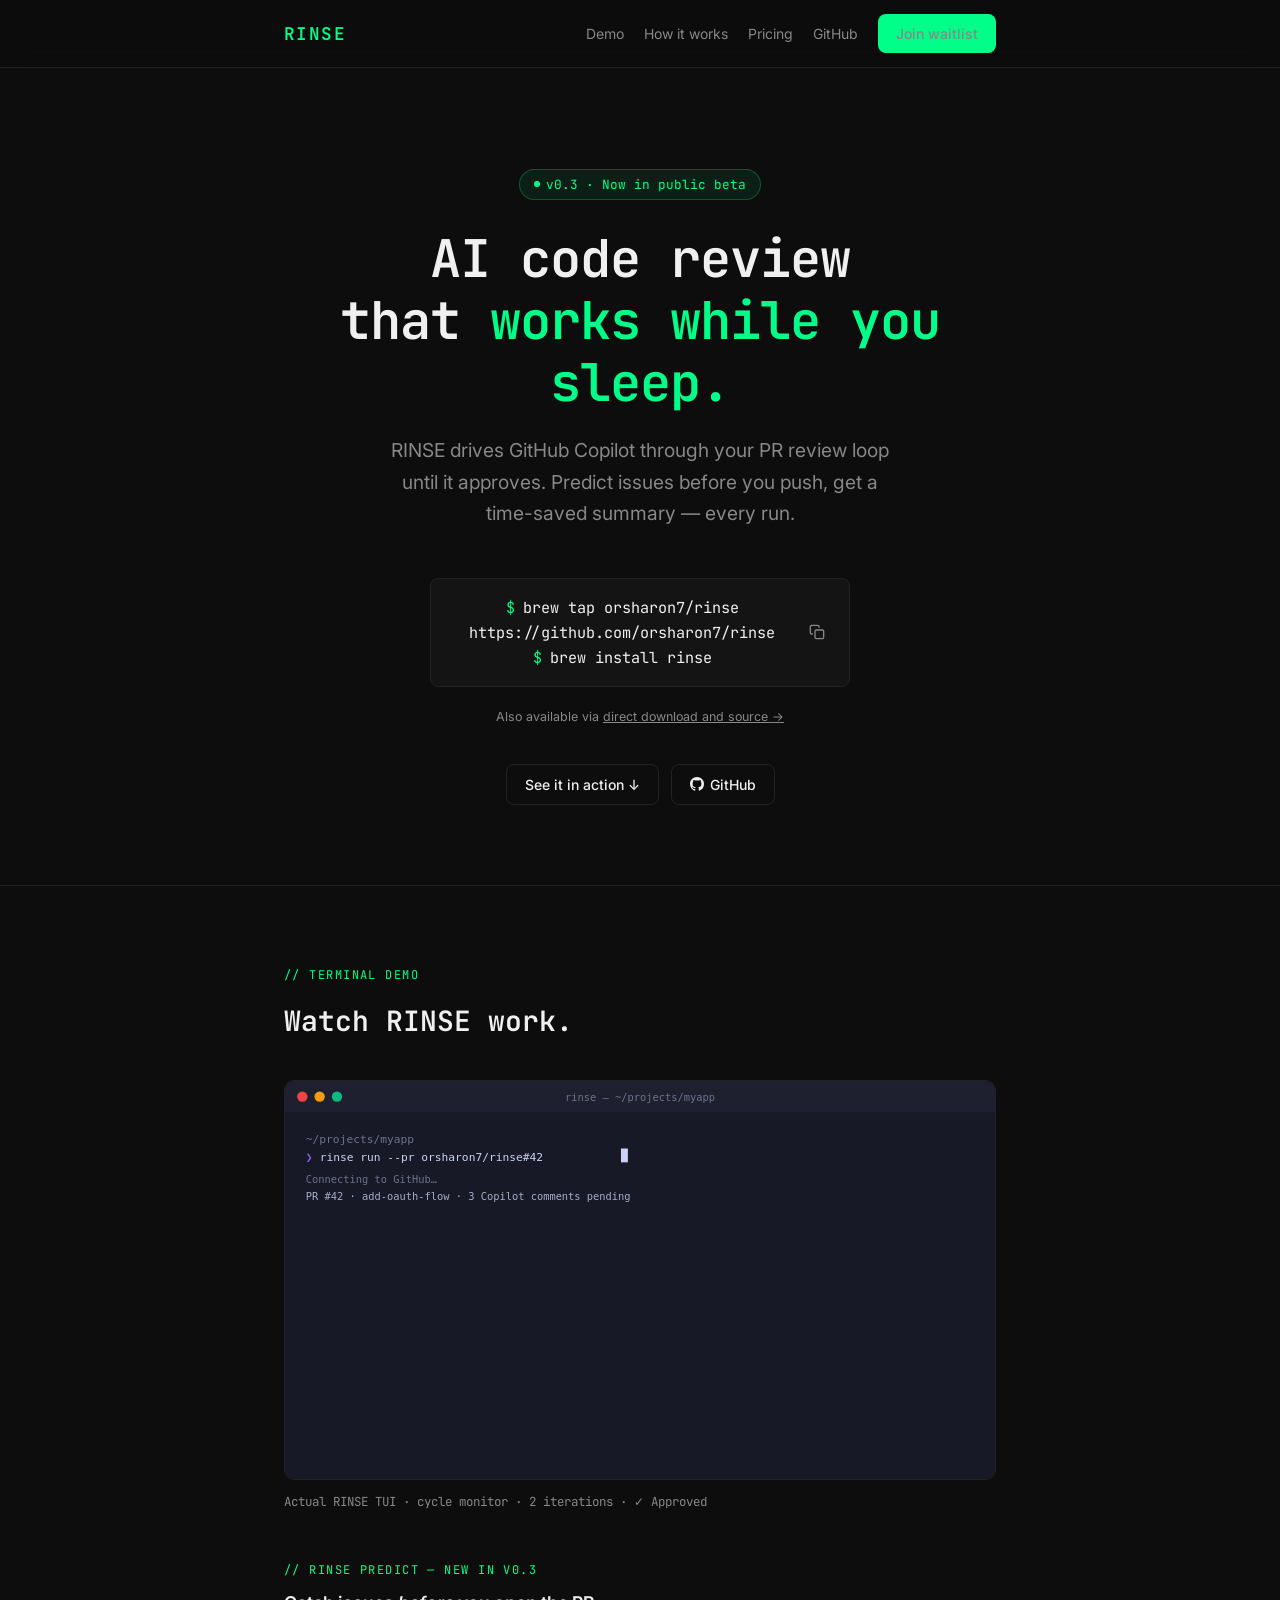
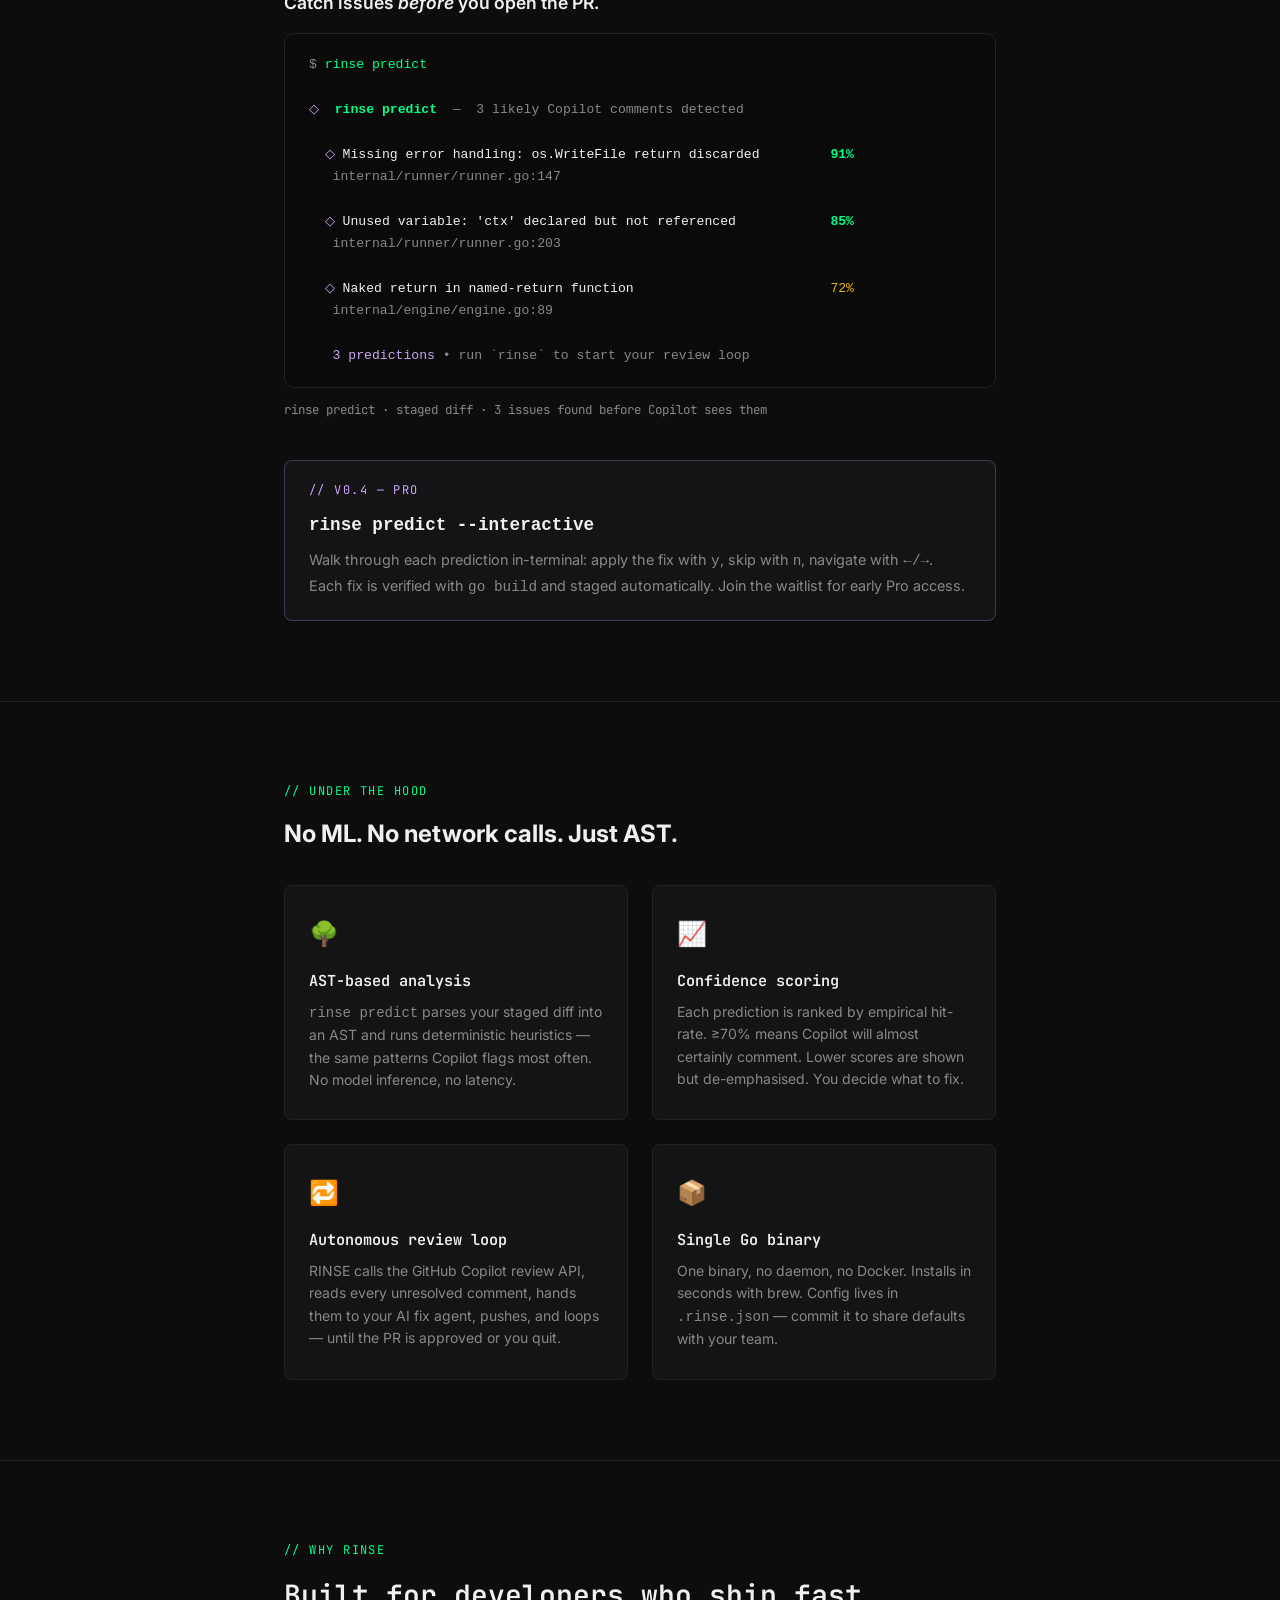
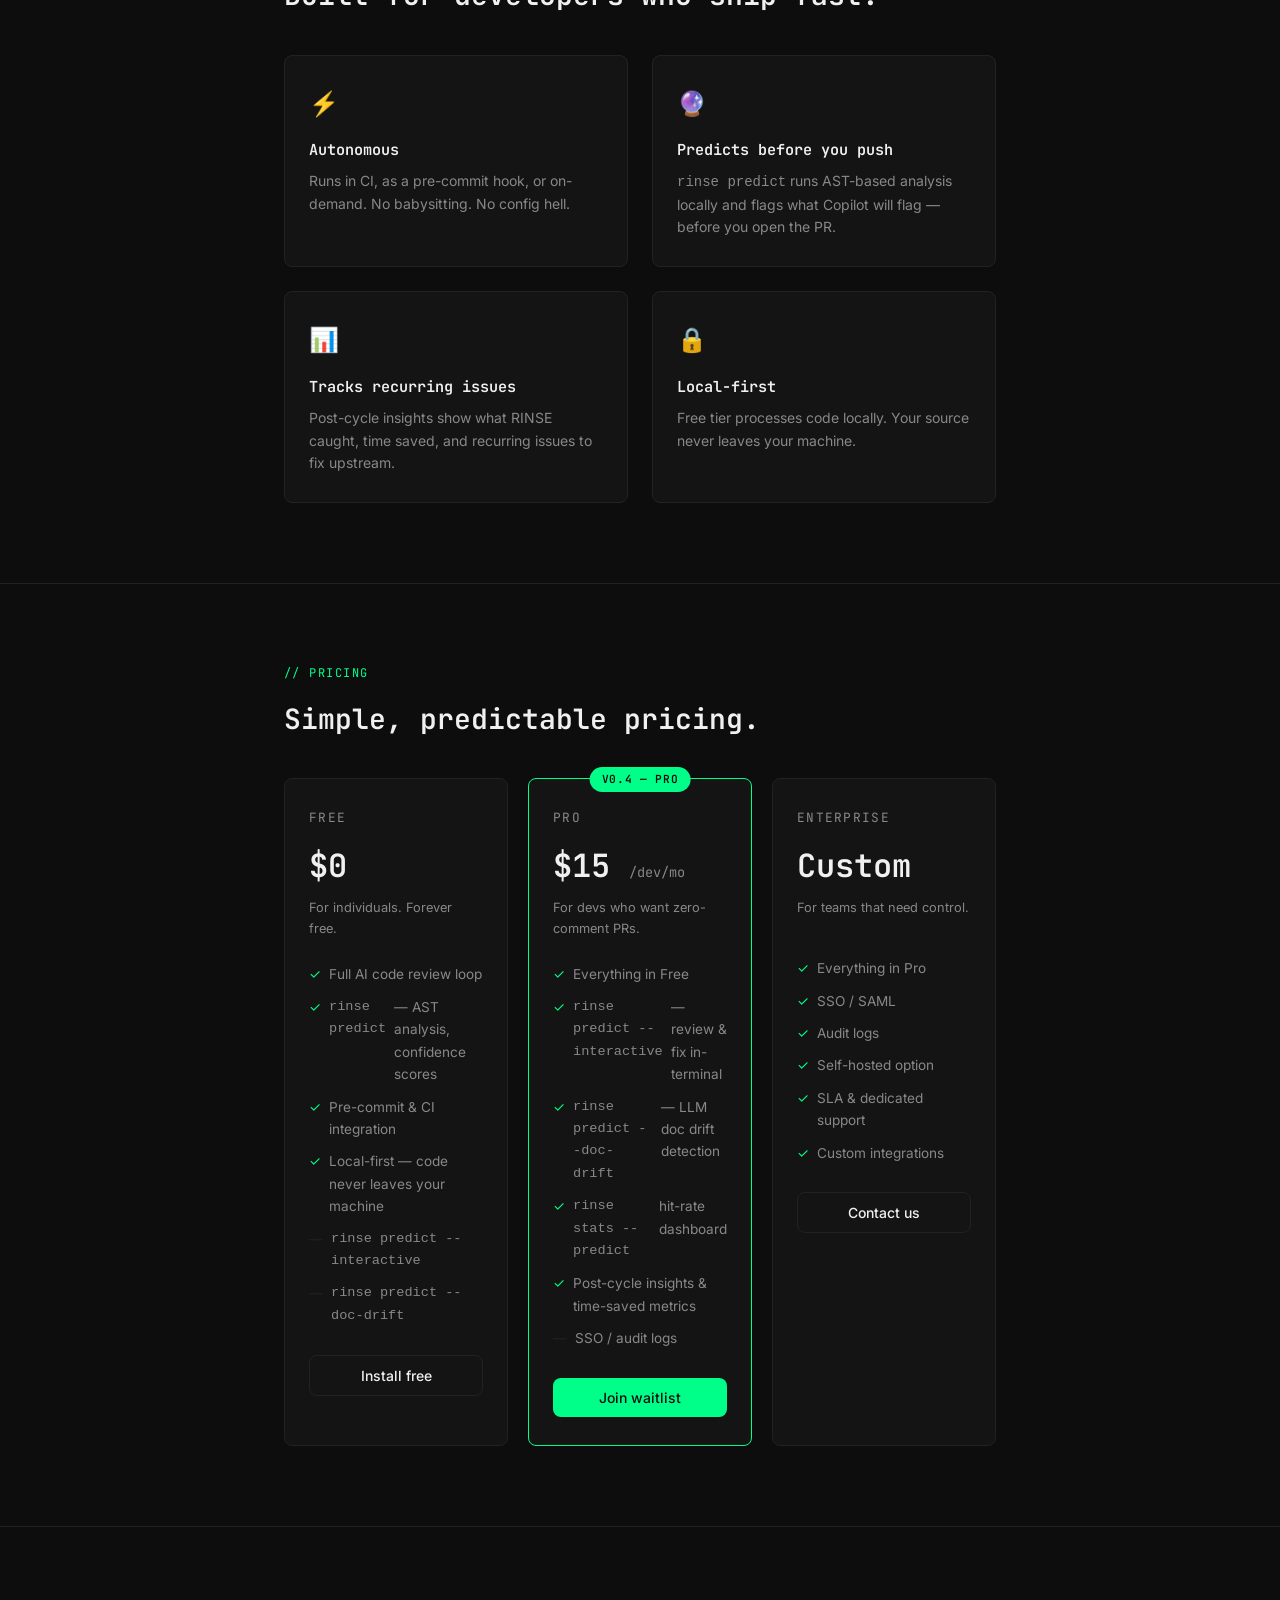
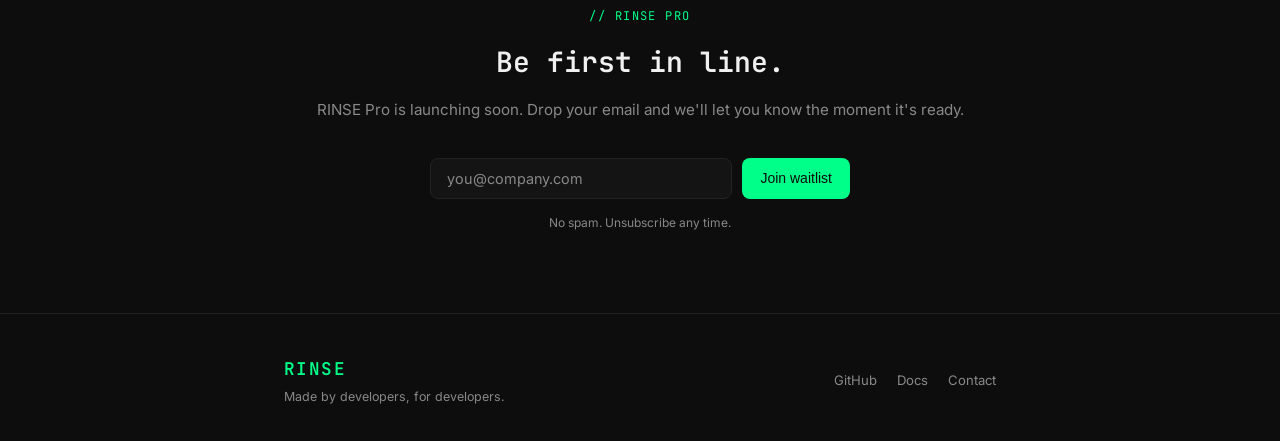
<file: index.html>
<!DOCTYPE html>
<html lang="en">
<head>
  <meta charset="UTF-8" />
  <meta name="viewport" content="width=device-width, initial-scale=1.0" />
  <title>RINSE — AI code review that works while you sleep</title>
  <meta name="description" content="RINSE is an AI-native code review agent. Autonomous, local-first, and built for developers who ship fast." />

  <!-- Favicon -->
  <link rel="icon" href="data:image/svg+xml,<svg xmlns='http://www.w3.org/2000/svg' viewBox='0 0 32 32'><rect width='32' height='32' rx='6' fill='%230d0d0d'/><text x='50%25' y='54%25' dominant-baseline='middle' text-anchor='middle' font-size='20' font-family='monospace' fill='%2300ff88'>R</text></svg>" />

  <!-- Open Graph -->
  <meta property="og:type" content="website" />
  <meta property="og:url" content="https://orsharon7.github.io/rinse/" />
  <meta property="og:title" content="RINSE — AI code review that works while you sleep" />
  <meta property="og:description" content="Autonomous code review agent. Catches issues before you push, gives you a time-saved summary — every run. brew tap orsharon7/rinse https://github.com/orsharon7/rinse &amp;&amp; brew install rinse" />
  <!-- og:image omitted — SVG not supported by Open Graph unfurlers; will add PNG when available -->

  <!-- Twitter Card (summary without image — SVG not supported by unfurlers) -->
  <meta name="twitter:card" content="summary" />
  <meta name="twitter:title" content="RINSE — AI code review that works while you sleep" />
  <meta name="twitter:description" content="Autonomous code review agent. Catches issues before you push, gives you a time-saved summary — every run. brew tap orsharon7/rinse https://github.com/orsharon7/rinse &amp;&amp; brew install rinse" />

  <link rel="canonical" href="https://orsharon7.github.io/rinse" />
  <script type="application/ld+json">
  {
    "@context": "https://schema.org",
    "@type": "SoftwareApplication",
    "name": "RINSE",
    "description": "Autonomous AI code review agent. Runs through your GitHub Copilot PR review loop until it approves. Local-first, single Go binary.",
    "url": "https://orsharon7.github.io/rinse",
    "applicationCategory": "DeveloperApplication",
    "operatingSystem": "macOS, Linux",
    "offers": {
      "@type": "Offer",
      "price": "0",
      "priceCurrency": "USD"
    },
    "codeRepository": "https://github.com/orsharon7/rinse",
    "programmingLanguage": "Go"
  }
  </script>
  <link rel="preconnect" href="https://fonts.googleapis.com">
  <link rel="preconnect" href="https://fonts.gstatic.com" crossorigin>
  <link href="https://fonts.googleapis.com/css2?family=Inter:wght@400;500;600&family=JetBrains+Mono:wght@400;600&display=swap" rel="stylesheet">
  <style>
    /* ─── Reset & Base ─────────────────────────────────────── */
    *, *::before, *::after { box-sizing: border-box; margin: 0; padding: 0; }

    :root {
      --bg:       #0d0d0d;
      --surface:  #141414;
      --border:   #222222;
      --green:    #00ff88;
      --green-dim:#00cc6a;
      --text:     #f0f0f0;
      --muted:    #888888;
      --amber:    #F59E0B;
      --red:      #ff4d4d;
      --font-mono: 'JetBrains Mono', 'Fira Code', 'Cascadia Code', 'Consolas', monospace;
      --font-body: 'Inter', -apple-system, BlinkMacSystemFont, 'Segoe UI', sans-serif;
      --max-w:    760px;
      --radius:   8px;
    }

    html { scroll-behavior: smooth; }

    body {
      background: var(--bg);
      color: var(--text);
      font-family: var(--font-body);
      font-size: 16px;
      line-height: 1.65;
      -webkit-font-smoothing: antialiased;
    }

    /* ─── Layout ────────────────────────────────────────────── */
    .container {
      max-width: var(--max-w);
      margin: 0 auto;
      padding: 0 24px;
    }

    section { padding: 80px 0; }
    section + section { border-top: 1px solid var(--border); }

    /* ─── Nav ───────────────────────────────────────────────── */
    nav {
      position: sticky;
      top: 0;
      z-index: 100;
      background: rgba(13,13,13,0.92);
      backdrop-filter: blur(12px);
      border-bottom: 1px solid var(--border);
      padding: 14px 0;
    }

    nav .inner {
      max-width: var(--max-w);
      margin: 0 auto;
      padding: 0 24px;
      display: flex;
      align-items: center;
      justify-content: space-between;
    }

    .wordmark {
      font-family: var(--font-mono);
      font-weight: 600;
      font-size: 1.1rem;
      color: var(--green);
      letter-spacing: 0.08em;
      text-decoration: none;
    }

    nav .links {
      display: flex;
      gap: 20px;
      align-items: center;
    }

    nav .links a {
      color: var(--muted);
      text-decoration: none;
      font-size: 0.875rem;
      transition: color 0.15s;
    }

    nav .links a:hover { color: var(--text); }

    .btn {
      display: inline-flex;
      align-items: center;
      gap: 6px;
      padding: 8px 18px;
      border-radius: var(--radius);
      font-size: 0.875rem;
      font-weight: 500;
      text-decoration: none;
      cursor: pointer;
      border: none;
      transition: background 0.15s, transform 0.1s;
    }

    .btn:active { transform: scale(0.97); }

    .btn-primary {
      background: var(--green);
      color: #0d0d0d;
    }

    .btn-primary:hover { background: var(--green-dim); }

    .btn-outline {
      background: transparent;
      color: var(--text);
      border: 1px solid var(--border);
    }

    .btn-outline:hover { border-color: var(--muted); }

    /* ─── Hero ──────────────────────────────────────────────── */
    #hero {
      padding: 100px 0 80px;
      text-align: center;
    }

    .badge {
      display: inline-flex;
      align-items: center;
      gap: 6px;
      background: rgba(0,255,136,0.08);
      border: 1px solid rgba(0,255,136,0.25);
      border-radius: 100px;
      padding: 4px 14px;
      font-size: 0.8rem;
      color: var(--green);
      font-family: var(--font-mono);
      margin-bottom: 28px;
    }

    .badge-dot {
      width: 6px; height: 6px;
      border-radius: 50%;
      background: var(--green);
      animation: pulse 2s ease-in-out infinite;
    }

    @keyframes pulse {
      0%, 100% { opacity: 1; }
      50% { opacity: 0.3; }
    }

    #hero h1 {
      font-family: var(--font-mono);
      font-size: clamp(2rem, 6vw, 3.25rem);
      font-weight: 600;
      line-height: 1.2;
      letter-spacing: -0.02em;
      margin-bottom: 20px;
    }

    #hero h1 .accent { color: var(--green); }

    #hero .sub {
      font-size: clamp(1rem, 2.5vw, 1.2rem);
      color: var(--muted);
      max-width: 520px;
      margin: 0 auto 48px;
    }

    /* ─── Install Block ─────────────────────────────────────── */
    .install-block {
      display: flex;
      align-items: center;
      justify-content: space-between;
      gap: 12px;
      background: var(--surface);
      border: 1px solid var(--border);
      border-radius: var(--radius);
      padding: 16px 20px;
      max-width: 420px;
      margin: 0 auto 20px;
      cursor: pointer;
      transition: border-color 0.15s;
    }

    .install-block:hover { border-color: var(--green); }

    .install-code {
      font-family: var(--font-mono);
      font-size: 0.95rem;
      color: var(--text);
      user-select: all;
    }

    .install-code .prompt { color: var(--green); margin-right: 8px; }

    .copy-btn {
      background: none;
      border: none;
      color: var(--muted);
      cursor: pointer;
      padding: 4px;
      border-radius: 4px;
      transition: color 0.15s;
      flex-shrink: 0;
      display: flex;
      align-items: center;
    }

    .copy-btn:hover { color: var(--text); }
    .copy-btn.copied { color: var(--green); }

    .install-hint {
      font-size: 0.78rem;
      color: var(--muted);
      margin-bottom: 36px;
    }

    .install-hint a { color: var(--muted); text-decoration: underline; }

    .hero-ctas {
      display: flex;
      gap: 12px;
      justify-content: center;
      flex-wrap: wrap;
    }

    /* ─── Terminal Demo ─────────────────────────────────────── */
    #demo { padding: 80px 0; }

    .section-label {
      font-family: var(--font-mono);
      font-size: 0.75rem;
      color: var(--green);
      letter-spacing: 0.12em;
      text-transform: uppercase;
      margin-bottom: 12px;
    }

    #demo h2, #why h2, #pricing h2, #waitlist h2 {
      font-family: var(--font-mono);
      font-size: clamp(1.3rem, 3vw, 1.75rem);
      font-weight: 600;
      margin-bottom: 36px;
    }

    .terminal {
      background: #0a0a0a;
      border: 1px solid var(--border);
      border-radius: 10px;
      overflow: hidden;
      font-family: var(--font-mono);
      font-size: 0.85rem;
      line-height: 1.7;
    }

    /* ─── Why RINSE ─────────────────────────────────────────── */
    #why { padding: 80px 0; }

    .why-grid {
      display: grid;
      grid-template-columns: repeat(2, 1fr);
      gap: 24px;
    }

    @media (max-width: 600px) {
      .why-grid { grid-template-columns: 1fr; }
    }

    .why-card {
      background: var(--surface);
      border: 1px solid var(--border);
      border-radius: var(--radius);
      padding: 28px 24px;
      transition: border-color 0.15s;
    }

    .why-card:hover { border-color: rgba(0,255,136,0.3); }

    .why-icon { font-size: 1.5rem; margin-bottom: 14px; }

    .why-card h3 {
      font-family: var(--font-mono);
      font-size: 0.95rem;
      font-weight: 600;
      margin-bottom: 8px;
      color: var(--text);
    }

    .why-card p {
      font-size: 0.875rem;
      color: var(--muted);
      line-height: 1.6;
    }

    /* ─── Pricing ───────────────────────────────────────────── */
    #pricing { padding: 80px 0; }

    .pricing-grid {
      display: grid;
      grid-template-columns: repeat(auto-fit, minmax(200px, 1fr));
      gap: 20px;
    }

    .pricing-card {
      background: var(--surface);
      border: 1px solid var(--border);
      border-radius: var(--radius);
      padding: 28px 24px;
      position: relative;
      transition: border-color 0.15s;
    }

    .pricing-card:hover { border-color: var(--muted); }

    .pricing-card.featured {
      border-color: var(--green);
    }

    .featured-badge {
      position: absolute;
      top: -12px;
      left: 50%;
      transform: translateX(-50%);
      background: var(--green);
      color: #0d0d0d;
      font-size: 0.7rem;
      font-weight: 600;
      font-family: var(--font-mono);
      padding: 3px 12px;
      border-radius: 100px;
      letter-spacing: 0.06em;
      text-transform: uppercase;
      white-space: nowrap;
    }

    .plan-name {
      font-family: var(--font-mono);
      font-size: 0.8rem;
      color: var(--muted);
      letter-spacing: 0.1em;
      text-transform: uppercase;
      margin-bottom: 12px;
    }

    .plan-price {
      font-family: var(--font-mono);
      font-size: 2rem;
      font-weight: 600;
      color: var(--text);
      margin-bottom: 4px;
    }

    .plan-price .period {
      font-size: 0.85rem;
      color: var(--muted);
      font-weight: 400;
    }

    .plan-desc {
      font-size: 0.8rem;
      color: var(--muted);
      margin-bottom: 24px;
      min-height: 36px;
    }

    .plan-features {
      list-style: none;
      display: flex;
      flex-direction: column;
      gap: 10px;
    }

    .plan-features li {
      font-size: 0.85rem;
      color: var(--muted);
      display: flex;
      align-items: flex-start;
      gap: 8px;
    }

    .plan-features li .check { color: var(--green); flex-shrink: 0; }
    .plan-features li .dash  { color: var(--border);  flex-shrink: 0; }

    .plan-cta {
      margin-top: 28px;
      width: 100%;
      justify-content: center;
    }

    /* ─── Waitlist ──────────────────────────────────────────── */
    #waitlist {
      padding: 80px 0;
      text-align: center;
    }

    #waitlist h2 { margin-bottom: 12px; }

    #waitlist .sub {
      color: var(--muted);
      font-size: 0.95rem;
      margin-bottom: 36px;
    }

    .waitlist-form {
      display: flex;
      gap: 10px;
      max-width: 420px;
      margin: 0 auto;
      flex-wrap: wrap;
      justify-content: center;
    }

    .waitlist-input {
      flex: 1;
      min-width: 220px;
      background: var(--surface);
      border: 1px solid var(--border);
      border-radius: var(--radius);
      color: var(--text);
      font-family: var(--font-body);
      font-size: 0.9rem;
      padding: 11px 16px;
      outline: none;
      transition: border-color 0.15s;
    }

    .waitlist-input::placeholder { color: var(--muted); }
    .waitlist-input:focus { border-color: var(--green); }

    .waitlist-success {
      display: none;
      align-items: center;
      gap: 8px;
      color: var(--green);
      font-family: var(--font-mono);
      font-size: 0.9rem;
      margin-top: 16px;
      justify-content: center;
    }

    .waitlist-success.visible { display: flex; }

    .waitlist-note {
      font-size: 0.75rem;
      color: var(--muted);
      margin-top: 14px;
    }

    /* ─── Footer ────────────────────────────────────────────── */
    footer {
      border-top: 1px solid var(--border);
      padding: 40px 0;
    }

    footer .inner {
      max-width: var(--max-w);
      margin: 0 auto;
      padding: 0 24px;
      display: flex;
      align-items: center;
      justify-content: space-between;
      flex-wrap: wrap;
      gap: 16px;
    }

    footer .left { display: flex; flex-direction: column; gap: 4px; }
    footer .made { font-size: 0.78rem; color: var(--muted); }

    footer .links {
      display: flex;
      gap: 20px;
    }

    footer .links a {
      font-size: 0.82rem;
      color: var(--muted);
      text-decoration: none;
      transition: color 0.15s;
    }

    footer .links a:hover { color: var(--text); }

    /* ─── Responsive ────────────────────────────────────────── */
    @media (max-width: 600px) {
      section, #hero, #demo, #why, #pricing, #waitlist { padding: 60px 0; }
      .install-block { max-width: 100%; }
      .pricing-grid { grid-template-columns: 1fr; }
      .why-grid { grid-template-columns: 1fr; }
      nav .links .hide-mobile { display: none; }
    }
  </style>
</head>
<body>

<!-- ───────── NAV ───────── -->
<nav>
  <div class="inner">
    <a class="wordmark" href="/">RINSE</a>
    <div class="links">
      <a href="#demo" class="hide-mobile">Demo</a>
      <a href="#how" class="hide-mobile">How it works</a>
      <a href="#pricing" class="hide-mobile">Pricing</a>
      <a href="https://github.com/orsharon7/rinse" target="_blank" rel="noopener" class="hide-mobile">GitHub</a>
      <a href="#waitlist" class="btn btn-primary">Join waitlist</a>
    </div>
  </div>
</nav>

<!-- ───────── HERO ───────── -->
<section id="hero">
  <div class="container">
    <div class="badge">
      <span class="badge-dot"></span>
      v0.3 · Now in public beta
    </div>

    <h1>
      AI code review<br/>
      that <span class="accent">works while you sleep.</span>
    </h1>

    <p class="sub">
      RINSE drives GitHub Copilot through your PR review loop until it approves.
      Predict issues before you push, get a time-saved summary — every run.
    </p>

    <div class="install-block" id="install-block" title="Click to copy" role="button" tabindex="0" aria-label="Copy install command">
      <code class="install-code">
        <span class="prompt">$</span>brew tap orsharon7/rinse https://github.com/orsharon7/rinse<br/><span class="prompt">$</span>brew install rinse
      </code>
      <button class="copy-btn" id="copy-btn" aria-label="Copy to clipboard">
        <svg width="16" height="16" viewBox="0 0 24 24" fill="none" stroke="currentColor" stroke-width="2" stroke-linecap="round" stroke-linejoin="round">
          <rect x="9" y="9" width="13" height="13" rx="2" ry="2"></rect>
          <path d="M5 15H4a2 2 0 0 1-2-2V4a2 2 0 0 1 2-2h9a2 2 0 0 1 2 2v1"></path>
        </svg>
      </button>
    </div>

    <p class="install-hint">
      Also available via <a href="https://github.com/orsharon7/rinse#-install" target="_blank" rel="noopener">direct download and source →</a>
    </p>

    <div class="hero-ctas">
      <a href="#demo" class="btn btn-outline">See it in action ↓</a>
      <a href="https://github.com/orsharon7/rinse" target="_blank" rel="noopener" class="btn btn-outline" id="github-btn">
        <svg width="14" height="14" viewBox="0 0 24 24" fill="currentColor"><path d="M12 0C5.37 0 0 5.37 0 12c0 5.31 3.435 9.795 8.205 11.385.6.105.825-.255.825-.57 0-.285-.015-1.23-.015-2.235-3.015.555-3.795-.735-4.035-1.41-.135-.345-.72-1.41-1.23-1.695-.42-.225-1.02-.78-.015-.795.945-.015 1.62.87 1.845 1.23 1.08 1.815 2.805 1.305 3.495.99.105-.78.42-1.305.765-1.605-2.67-.3-5.46-1.335-5.46-5.925 0-1.305.465-2.385 1.23-3.225-.12-.3-.54-1.53.12-3.18 0 0 1.005-.315 3.3 1.23.96-.27 1.98-.405 3-.405s2.04.135 3 .405c2.295-1.56 3.3-1.23 3.3-1.23.66 1.65.24 2.88.12 3.18.765.84 1.23 1.905 1.23 3.225 0 4.605-2.805 5.625-5.475 5.925.435.375.81 1.095.81 2.22 0 1.605-.015 2.895-.015 3.3 0 .315.225.69.825.57A12.02 12.02 0 0 0 24 12c0-6.63-5.37-12-12-12z"/></svg>
        GitHub<span id="star-count" style="display:none; margin-left:6px; padding: 1px 6px; background: rgba(0,255,136,0.12); border: 1px solid rgba(0,255,136,0.25); border-radius: 4px; font-size: 0.78rem; color: var(--green);">★ <span id="star-num"></span></span>
      </a>
    </div>
  </div>
</section>

<!-- ───────── DEMO ───────── -->
<section id="demo">
  <div class="container">
    <p class="section-label">// terminal demo</p>
    <h2>Watch RINSE work.</h2>

    <div class="terminal" style="padding: 0; overflow: hidden; border-radius: 10px;">
      <img
        src="website/demo.svg"
        alt="RINSE cycle monitor demo: rinse run invoked on a PR with 4 Copilot comments, two fix iterations, Copilot approves — post-cycle summary shows ~4 min saved"
        width="820"
        height="460"
        style="display: block; width: 100%; height: auto;"
        loading="lazy"
        decoding="async"
      />
    </div>

    <p style="font-size: 0.78rem; color: var(--muted); margin-top: 12px; font-family: var(--font-mono);">
      Actual RINSE TUI · cycle monitor · 2 iterations · ✓ Approved
    </p>

    <div style="margin-top: 48px;">
      <p class="section-label" style="margin-bottom: 8px;">// rinse predict — new in v0.3</p>
      <h3 style="font-size: 1.1rem; color: var(--text); margin-bottom: 16px; font-weight: 600;">Catch issues <em>before</em> you open the PR.</h3>
      <div class="terminal" style="text-align: left; padding: 20px 24px;">
        <pre style="margin: 0; font-size: 0.82rem; line-height: 1.7; color: var(--text); overflow-x: auto;"><span style="color:var(--muted)">$ </span><span style="color:var(--green)">rinse predict</span>

<span style="color:#cba6f7">◇</span>  <span style="color:var(--green); font-weight:600">rinse predict</span>  <span style="color:var(--muted)">—  3 likely Copilot comments detected</span>

  <span style="color:#cba6f7">◇</span> <span style="color:var(--text)">Missing error handling: os.WriteFile return discarded</span>         <span style="color:var(--green); font-weight:600">91%</span>
   <span style="color:var(--muted)">internal/runner/runner.go:147</span>

  <span style="color:#cba6f7">◇</span> <span style="color:var(--text)">Unused variable: 'ctx' declared but not referenced</span>            <span style="color:var(--green); font-weight:600">85%</span>
   <span style="color:var(--muted)">internal/runner/runner.go:203</span>

  <span style="color:#cba6f7">◇</span> <span style="color:var(--text)">Naked return in named-return function</span>                         <span style="color:#eab308">72%</span>
   <span style="color:var(--muted)">internal/engine/engine.go:89</span>

   <span style="color:#cba6f7">3 predictions</span> <span style="color:var(--muted)">• run `rinse` to start your review loop</span></pre>
      </div>
      <p style="font-size: 0.78rem; color: var(--muted); margin-top: 12px; font-family: var(--font-mono);">
        rinse predict · staged diff · 3 issues found before Copilot sees them
      </p>
    </div>

    <div style="margin-top: 40px; padding: 20px 24px; border: 1px solid rgba(203,166,247,0.25); border-radius: 8px; background: rgba(203,166,247,0.04);">
      <p class="section-label" style="margin-bottom: 8px; color: #cba6f7;">// v0.4 — Pro</p>
      <h3 style="font-size: 1.1rem; color: var(--text); margin-bottom: 8px; font-weight: 600;"><code>rinse predict --interactive</code></h3>
      <p style="font-size: 0.9rem; color: var(--muted); margin: 0;">Walk through each prediction in-terminal: apply the fix with <code>y</code>, skip with <code>n</code>, navigate with <code>←/→</code>. Each fix is verified with <code>go build</code> and staged automatically. Join the waitlist for early Pro access.</p>
    </div>
  </div>
</section>

<!-- ───────── HOW IT WORKS ───────── -->
<section id="how">
  <div class="container">
    <p class="section-label">// under the hood</p>
    <h2>No ML. No network calls. Just AST.</h2>

    <div class="why-grid" style="margin-top: 32px;">
      <div class="why-card">
        <div class="why-icon">🌳</div>
        <h3>AST-based analysis</h3>
        <p><code>rinse predict</code> parses your staged diff into an AST and runs deterministic heuristics — the same patterns Copilot flags most often. No model inference, no latency.</p>
      </div>
      <div class="why-card">
        <div class="why-icon">📈</div>
        <h3>Confidence scoring</h3>
        <p>Each prediction is ranked by empirical hit-rate. ≥70% means Copilot will almost certainly comment. Lower scores are shown but de-emphasised. You decide what to fix.</p>
      </div>
      <div class="why-card">
        <div class="why-icon">🔁</div>
        <h3>Autonomous review loop</h3>
        <p>RINSE calls the GitHub Copilot review API, reads every unresolved comment, hands them to your AI fix agent, pushes, and loops — until the PR is approved or you quit.</p>
      </div>
      <div class="why-card">
        <div class="why-icon">📦</div>
        <h3>Single Go binary</h3>
        <p>One binary, no daemon, no Docker. Installs in seconds with brew. Config lives in <code>.rinse.json</code> — commit it to share defaults with your team.</p>
      </div>
    </div>
  </div>
</section>

<!-- ───────── WHY ───────── -->
<section id="why">
  <div class="container">
    <p class="section-label">// why rinse</p>
    <h2>Built for developers who ship fast.</h2>

    <div class="why-grid">
      <div class="why-card">
        <div class="why-icon">⚡</div>
        <h3>Autonomous</h3>
        <p>Runs in CI, as a pre-commit hook, or on-demand. No babysitting. No config hell.</p>
      </div>
      <div class="why-card">
        <div class="why-icon">🔮</div>
        <h3>Predicts before you push</h3>
        <p><code>rinse predict</code> runs AST-based analysis locally and flags what Copilot will flag — before you open the PR.</p>
      </div>
      <div class="why-card">
        <div class="why-icon">📊</div>
        <h3>Tracks recurring issues</h3>
        <p>Post-cycle insights show what RINSE caught, time saved, and recurring issues to fix upstream.</p>
      </div>
      <div class="why-card">
        <div class="why-icon">🔒</div>
        <h3>Local-first</h3>
        <p>Free tier processes code locally. Your source never leaves your machine.</p>
      </div>
    </div>
  </div>
</section>

<!-- ───────── PRICING ───────── -->
<section id="pricing">
  <div class="container">
    <p class="section-label">// pricing</p>
    <h2>Simple, predictable pricing.</h2>

    <div class="pricing-grid">

      <!-- Free -->
      <div class="pricing-card">
        <p class="plan-name">Free</p>
        <p class="plan-price">$0</p>
        <p class="plan-desc">For individuals. Forever free.</p>
        <ul class="plan-features">
          <li><span class="check">✓</span> Full AI code review loop</li>
          <li><span class="check">✓</span> <code>rinse predict</code> — AST analysis, confidence scores</li>
          <li><span class="check">✓</span> Pre-commit &amp; CI integration</li>
          <li><span class="check">✓</span> Local-first — code never leaves your machine</li>
          <li><span class="dash">—</span> <code>rinse predict --interactive</code></li>
          <li><span class="dash">—</span> <code>rinse predict --doc-drift</code></li>
        </ul>
        <a href="https://github.com/orsharon7/rinse" class="btn btn-outline plan-cta" target="_blank" rel="noopener">Install free</a>
      </div>

      <!-- Pro -->
      <div class="pricing-card featured">
        <span class="featured-badge">v0.4 — Pro</span>
        <p class="plan-name">Pro</p>
        <p class="plan-price">$15 <span class="period">/dev/mo</span></p>
        <p class="plan-desc">For devs who want zero-comment PRs.</p>
        <ul class="plan-features">
          <li><span class="check">✓</span> Everything in Free</li>
          <li><span class="check">✓</span> <code>rinse predict --interactive</code> — review &amp; fix in-terminal</li>
          <li><span class="check">✓</span> <code>rinse predict --doc-drift</code> — LLM doc drift detection</li>
          <li><span class="check">✓</span> <code>rinse stats --predict</code> hit-rate dashboard</li>
          <li><span class="check">✓</span> Post-cycle insights &amp; time-saved metrics</li>
          <li><span class="dash">—</span> SSO / audit logs</li>
        </ul>
        <a href="#waitlist" class="btn btn-primary plan-cta">Join waitlist</a>
      </div>

      <!-- Enterprise -->
      <div class="pricing-card">
        <p class="plan-name">Enterprise</p>
        <p class="plan-price">Custom</p>
        <p class="plan-desc">For teams that need control.</p>
        <ul class="plan-features">
          <li><span class="check">✓</span> Everything in Pro</li>
          <li><span class="check">✓</span> SSO / SAML</li>
          <li><span class="check">✓</span> Audit logs</li>
          <li><span class="check">✓</span> Self-hosted option</li>
          <li><span class="check">✓</span> SLA &amp; dedicated support</li>
          <li><span class="check">✓</span> Custom integrations</li>
        </ul>
        <a href="mailto:hello@rinse.sh" class="btn btn-outline plan-cta">Contact us</a>
      </div>

    </div>
  </div>
</section>

<!-- ───────── WAITLIST ───────── -->
<section id="waitlist">
  <div class="container">
    <p class="section-label">// rinse pro</p>
    <h2>Be first in line.</h2>
    <p class="sub">RINSE Pro is launching soon. Drop your email and we'll let you know the moment it's ready.</p>

    <form class="waitlist-form" id="waitlist-form" novalidate>
      <input
        type="email"
        class="waitlist-input"
        id="waitlist-email"
        placeholder="you@company.com"
        required
        autocomplete="email"
        aria-label="Email address"
      />
      <button type="submit" class="btn btn-primary">Join waitlist</button>
    </form>

    <div class="waitlist-success" id="waitlist-success" role="status">
      <span>✓</span> You're on the list. We'll be in touch.
    </div>

    <p class="waitlist-note">No spam. Unsubscribe any time.</p>
  </div>
</section>

<!-- ───────── FOOTER ───────── -->
<footer>
  <div class="inner">
    <div class="left">
      <a class="wordmark" href="/">RINSE</a>
      <span class="made">Made by developers, for developers.</span>
    </div>
    <div class="links">
      <a href="https://github.com/orsharon7/rinse" target="_blank" rel="noopener">GitHub</a>
      <a href="https://github.com/orsharon7/rinse#readme" target="_blank" rel="noopener">Docs</a>
      <a href="mailto:hello@rinse.sh">Contact</a>
    </div>
  </div>
</footer>

<!-- ───────── JS ───────── -->
<script>
  /* ── Copy-to-clipboard ── */
  const installBlock = document.getElementById('install-block');
  const copyBtn = document.getElementById('copy-btn');

  function copyInstall() {
    navigator.clipboard.writeText('brew tap orsharon7/rinse https://github.com/orsharon7/rinse && brew install rinse').then(() => {
      copyBtn.classList.add('copied');
      copyBtn.innerHTML = `<svg width="16" height="16" viewBox="0 0 24 24" fill="none" stroke="currentColor" stroke-width="2.5" stroke-linecap="round" stroke-linejoin="round"><polyline points="20 6 9 17 4 12"></polyline></svg>`;
      setTimeout(() => {
        copyBtn.classList.remove('copied');
        copyBtn.innerHTML = `<svg width="16" height="16" viewBox="0 0 24 24" fill="none" stroke="currentColor" stroke-width="2" stroke-linecap="round" stroke-linejoin="round"><rect x="9" y="9" width="13" height="13" rx="2" ry="2"></rect><path d="M5 15H4a2 2 0 0 1-2-2V4a2 2 0 0 1 2-2h9a2 2 0 0 1 2 2v1"></path></svg>`;
      }, 2000);
    }).catch(() => {});
  }

  installBlock.addEventListener('click', copyInstall);
  installBlock.addEventListener('keydown', e => { if (e.key === 'Enter' || e.key === ' ') copyInstall(); });

  /* ── Waitlist form ── */
  document.getElementById('waitlist-form').addEventListener('submit', function(e) {
    e.preventDefault();
    const email = document.getElementById('waitlist-email').value.trim();
    if (!email) return;

    const form = this;
    const btn = form.querySelector('button[type="submit"]');
    if (btn) btn.disabled = true;

    fetch('https://formspree.io/f/xpwzgkdo', {
      method: 'POST',
      headers: { 'Content-Type': 'application/json', 'Accept': 'application/json' },
      body: JSON.stringify({ email })
    }).then(res => {
      if (res.ok) {
        form.style.display = 'none';
        document.getElementById('waitlist-success').classList.add('visible');
      } else {
        if (btn) { btn.disabled = false; btn.textContent = 'Try again'; }
      }
    }).catch(() => {
      if (btn) { btn.disabled = false; btn.textContent = 'Try again'; }
    });
  });

  /* ── GitHub star count ── */
  fetch('https://api.github.com/repos/orsharon7/rinse')
    .then(r => r.json())
    .then(data => {
      const count = data.stargazers_count;
      if (typeof count === 'number' && count >= 0) {
        const num = count >= 1000 ? (count / 1000).toFixed(1) + 'k' : String(count);
        document.getElementById('star-num').textContent = num;
        document.getElementById('star-count').style.display = 'inline';
      }
    })
    .catch(() => {});
</script>

</body>
</html>
</file>
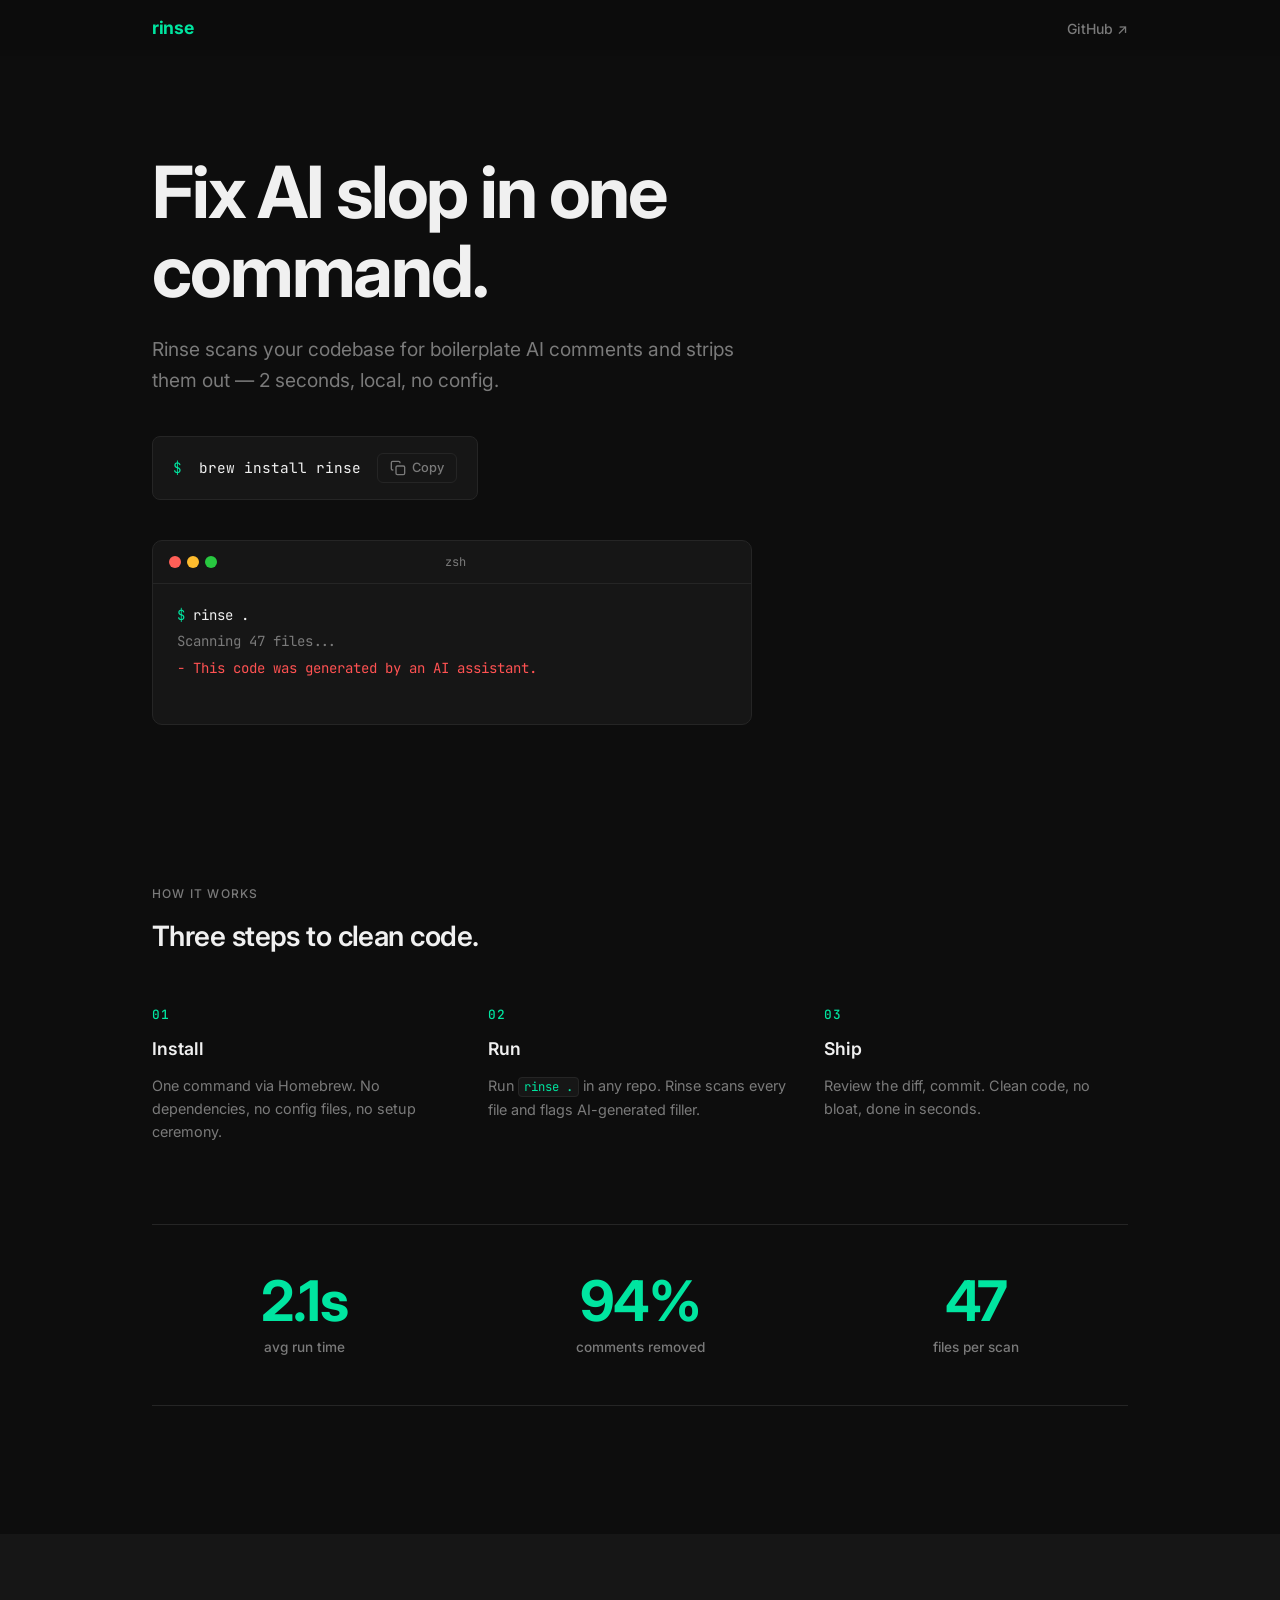
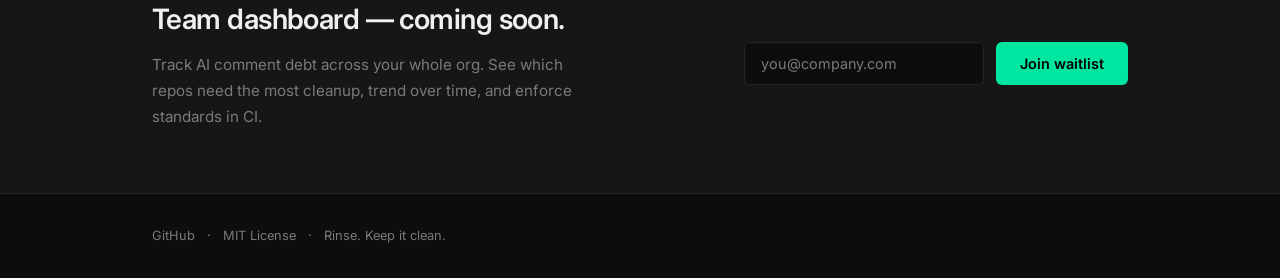
<file: website/index.html>
<!DOCTYPE html>
<html lang="en">
<head>
  <meta charset="UTF-8" />
  <meta name="viewport" content="width=device-width, initial-scale=1.0" />
  <title>Rinse — Fix AI slop in one command.</title>
  <meta name="description" content="Rinse scans your codebase for boilerplate AI comments and strips them out — 2 seconds, local, no config." />
  <link rel="preconnect" href="https://fonts.googleapis.com" />
  <link rel="preconnect" href="https://fonts.gstatic.com" crossorigin />
  <link href="https://fonts.googleapis.com/css2?family=Inter:wght@400;500;600;700&family=JetBrains+Mono:wght@400;500&display=swap" rel="stylesheet" />
  <link rel="stylesheet" href="style.css" />
</head>
<body>
  <!-- NAV -->
  <nav id="nav">
    <div class="nav-inner">
      <span class="logo">rinse</span>
      <a href="https://github.com/orsharon7/rinse" target="_blank" rel="noopener" class="nav-link">GitHub ↗</a>
    </div>
  </nav>

  <!-- HERO -->
  <section class="hero">
    <div class="container">
      <h1>Fix AI slop in one command.</h1>
      <p class="subhead">Rinse scans your codebase for boilerplate AI comments and strips them out — 2 seconds, local, no config.</p>

      <div class="install-block">
        <span class="install-cmd"><span class="prompt">$</span> brew install rinse</span>
        <button class="copy-btn" id="copyBtn" data-cmd="brew install rinse">
          <svg width="16" height="16" viewBox="0 0 24 24" fill="none" stroke="currentColor" stroke-width="2"><rect x="9" y="9" width="13" height="13" rx="2"/><path d="M5 15H4a2 2 0 0 1-2-2V4a2 2 0 0 1 2-2h9a2 2 0 0 1 2 2v1"/></svg>
          Copy
        </button>
      </div>

      <div class="terminal-demo" aria-label="Terminal demo showing rinse in action">
        <div class="terminal-bar">
          <span class="dot dot-red"></span>
          <span class="dot dot-yellow"></span>
          <span class="dot dot-green"></span>
          <span class="terminal-title">zsh</span>
        </div>
        <div class="terminal-body" id="terminalBody">
          <div class="t-line" id="tl0"><span class="prompt">$</span> <span class="t-text"></span><span class="cursor" id="cursor0">▋</span></div>
          <div class="t-line hidden" id="tl1"><span class="t-text t-muted"></span></div>
          <div class="t-line hidden" id="tl2"><span class="t-text t-red"></span></div>
          <div class="t-line hidden" id="tl3"><span class="t-text t-green"></span></div>
          <div class="t-line hidden" id="tl4"><span class="t-text t-accent"></span></div>
        </div>
      </div>
    </div>
  </section>

  <!-- HOW IT WORKS -->
  <section class="how-it-works fade-in">
    <div class="container">
      <span class="section-label">HOW IT WORKS</span>
      <h2>Three steps to clean code.</h2>
      <div class="steps-grid">
        <div class="step-card">
          <span class="step-num">01</span>
          <h3>Install</h3>
          <p>One command via Homebrew. No dependencies, no config files, no setup ceremony.</p>
        </div>
        <div class="step-card">
          <span class="step-num">02</span>
          <h3>Run</h3>
          <p>Run <code>rinse .</code> in any repo. Rinse scans every file and flags AI-generated filler.</p>
        </div>
        <div class="step-card">
          <span class="step-num">03</span>
          <h3>Ship</h3>
          <p>Review the diff, commit. Clean code, no bloat, done in seconds.</p>
        </div>
      </div>
    </div>
  </section>

  <!-- STATS -->
  <section class="stats fade-in">
    <div class="container">
      <hr class="rule" />
      <div class="stats-grid">
        <div class="stat">
          <span class="stat-num">2.1s</span>
          <span class="stat-label">avg run time</span>
        </div>
        <div class="stat">
          <span class="stat-num">94%</span>
          <span class="stat-label">comments removed</span>
        </div>
        <div class="stat">
          <span class="stat-num">47</span>
          <span class="stat-label">files per scan</span>
        </div>
      </div>
      <hr class="rule" />
    </div>
  </section>

  <!-- PRO TEASER -->
  <section class="pro-teaser fade-in">
    <div class="container">
      <div class="pro-inner">
        <div class="pro-text">
          <h2>Team dashboard — coming soon.</h2>
          <p>Track AI comment debt across your whole org. See which repos need the most cleanup, trend over time, and enforce standards in CI.</p>
        </div>
        <form class="waitlist-form" id="waitlistForm" action="https://formspree.io/f/xpwzgkdo" method="POST">
          <input type="email" name="email" placeholder="you@company.com" required class="email-input" />
          <button type="submit" class="waitlist-btn">Join waitlist</button>
        </form>
      </div>
    </div>
  </section>

  <!-- FOOTER -->
  <footer class="footer">
    <div class="container">
      <div class="footer-links">
        <a href="https://github.com/orsharon7/rinse" target="_blank" rel="noopener">GitHub</a>
        <span class="sep">·</span>
        <a href="https://github.com/orsharon7/rinse/blob/main/LICENSE" target="_blank" rel="noopener">MIT License</a>
        <span class="sep">·</span>
        <span class="footer-tag">Rinse. Keep it clean.</span>
      </div>
    </div>
  </footer>

  <script src="main.js"></script>
</body>
</html>
</file>
<file: website/style.css>
/* ── CSS Custom Properties ── */
:root {
  --bg: #0D0D0D;
  --surface: #161616;
  --border: #252525;
  --accent: #00E5A0;
  --accent-dim: #00C483;
  --text-primary: #F0F0F0;
  --text-muted: #7A7A7A;
  --red: #FF5252;
  --green: #69FF97;

  --font-sans: 'Inter', system-ui, -apple-system, sans-serif;
  --font-mono: 'JetBrains Mono', 'Fira Code', monospace;

  --radius-sm: 6px;
  --radius-md: 8px;
  --radius-lg: 10px;

  --max-w: 1024px;
}

/* ── Reset ── */
*, *::before, *::after { box-sizing: border-box; margin: 0; padding: 0; }
html { scroll-behavior: smooth; }
body {
  background: var(--bg);
  color: var(--text-primary);
  font-family: var(--font-sans);
  font-size: 1rem;
  line-height: 1.5;
  -webkit-font-smoothing: antialiased;
}
a { color: inherit; text-decoration: none; }
a:hover { color: var(--accent); }
img, svg { display: block; }

/* ── Layout ── */
.container {
  max-width: var(--max-w);
  margin: 0 auto;
  padding: 0 24px;
}

/* ── Nav ── */
#nav {
  position: sticky;
  top: 0;
  z-index: 100;
  height: 56px;
  background: rgba(13, 13, 13, 0.9);
  backdrop-filter: blur(12px);
  -webkit-backdrop-filter: blur(12px);
  transition: border-bottom 0.2s;
}
#nav.scrolled {
  border-bottom: 1px solid var(--border);
}
.nav-inner {
  max-width: var(--max-w);
  margin: 0 auto;
  padding: 0 24px;
  height: 100%;
  display: flex;
  align-items: center;
  justify-content: space-between;
}
.logo {
  font-family: var(--font-sans);
  font-size: 1.1rem;
  font-weight: 700;
  color: var(--accent);
  letter-spacing: -0.02em;
}
.nav-link {
  font-size: 0.875rem;
  font-weight: 500;
  color: var(--text-muted);
  transition: color 0.15s;
}
.nav-link:hover { color: var(--text-primary); }

/* ── Hero ── */
.hero {
  padding: 96px 0 80px;
}
.hero h1 {
  font-size: clamp(2.5rem, 6vw, 4.5rem);
  font-weight: 700;
  line-height: 1.1;
  letter-spacing: -0.03em;
  max-width: 18ch;
  margin-bottom: 24px;
}
.subhead {
  font-size: clamp(1rem, 2vw, 1.2rem);
  color: var(--text-muted);
  max-width: 52ch;
  margin-bottom: 40px;
  line-height: 1.6;
}

/* Install block */
.install-block {
  display: inline-flex;
  align-items: center;
  gap: 16px;
  background: var(--surface);
  border: 1px solid var(--border);
  border-radius: var(--radius-md);
  padding: 16px 20px;
  margin-bottom: 40px;
  max-width: 100%;
}
.install-cmd {
  font-family: var(--font-mono);
  font-size: 0.9rem;
  color: var(--text-primary);
  white-space: nowrap;
}
.install-cmd .prompt {
  color: var(--accent);
  margin-right: 8px;
  user-select: none;
}
.copy-btn {
  display: inline-flex;
  align-items: center;
  gap: 6px;
  background: transparent;
  border: 1px solid var(--border);
  border-radius: var(--radius-sm);
  color: var(--text-muted);
  font-family: var(--font-sans);
  font-size: 0.8rem;
  font-weight: 500;
  padding: 6px 12px;
  cursor: pointer;
  transition: color 0.15s, border-color 0.15s, background 0.15s;
  white-space: nowrap;
  flex-shrink: 0;
}
.copy-btn:hover {
  color: var(--accent);
  border-color: var(--accent);
}
.copy-btn.copied {
  color: var(--accent);
  border-color: var(--accent);
  background: rgba(0, 229, 160, 0.08);
}

/* Terminal demo */
.terminal-demo {
  background: var(--surface);
  border: 1px solid var(--border);
  border-radius: var(--radius-lg);
  overflow: hidden;
  max-width: 600px;
}
.terminal-bar {
  display: flex;
  align-items: center;
  gap: 6px;
  padding: 12px 16px;
  border-bottom: 1px solid var(--border);
}
.dot {
  width: 12px;
  height: 12px;
  border-radius: 50%;
}
.dot-red    { background: #FF5F57; }
.dot-yellow { background: #FEBC2E; }
.dot-green  { background: #28C840; }
.terminal-title {
  flex: 1;
  text-align: center;
  font-family: var(--font-mono);
  font-size: 0.75rem;
  color: var(--text-muted);
  margin-right: 48px; /* offset for dots */
}
.terminal-body {
  padding: 20px 24px 24px;
  min-height: 140px;
  display: flex;
  flex-direction: column;
  gap: 4px;
}
.t-line {
  font-family: var(--font-mono);
  font-size: 0.875rem;
  line-height: 1.6;
  display: flex;
  align-items: baseline;
  gap: 8px;
  opacity: 1;
  transition: opacity 0.3s;
}
.t-line.hidden { display: none; }
.t-line .prompt {
  color: var(--accent);
  user-select: none;
  flex-shrink: 0;
}
.t-muted  { color: var(--text-muted); }
.t-red    { color: var(--red); }
.t-green  { color: var(--green); }
.t-accent { color: var(--accent); }
.cursor {
  display: inline-block;
  animation: blink 1s step-end infinite;
  color: var(--accent);
  font-weight: 400;
}
@keyframes blink {
  0%, 100% { opacity: 1; }
  50% { opacity: 0; }
}

/* ── How It Works ── */
.how-it-works {
  padding: 80px 0;
}
.section-label {
  display: block;
  font-size: 0.75rem;
  font-weight: 500;
  letter-spacing: 0.1em;
  text-transform: uppercase;
  color: var(--text-muted);
  margin-bottom: 12px;
}
.how-it-works h2, .pro-teaser h2 {
  font-size: 1.75rem;
  font-weight: 600;
  letter-spacing: -0.02em;
  margin-bottom: 48px;
}
.steps-grid {
  display: grid;
  grid-template-columns: repeat(3, 1fr);
  gap: 32px;
}
.step-card {
  display: flex;
  flex-direction: column;
  gap: 12px;
}
.step-num {
  font-family: var(--font-mono);
  font-size: 0.8rem;
  font-weight: 500;
  color: var(--accent);
  letter-spacing: 0.05em;
}
.step-card h3 {
  font-size: 1.1rem;
  font-weight: 600;
  color: var(--text-primary);
}
.step-card p {
  font-size: 0.9rem;
  color: var(--text-muted);
  line-height: 1.6;
}
.step-card code {
  font-family: var(--font-mono);
  font-size: 0.85em;
  background: var(--surface);
  border: 1px solid var(--border);
  border-radius: 4px;
  padding: 1px 5px;
  color: var(--accent);
}

/* ── Stats ── */
.stats {
  padding: 0 0 80px;
}
.rule {
  border: none;
  border-top: 1px solid var(--border);
  margin: 0 0 48px;
}
.stats-grid {
  display: grid;
  grid-template-columns: repeat(3, 1fr);
  gap: 32px;
  margin-bottom: 48px;
  text-align: center;
}
.stat {
  display: flex;
  flex-direction: column;
  align-items: center;
  gap: 8px;
}
.stat-num {
  font-size: clamp(2.5rem, 5vw, 3.5rem);
  font-weight: 700;
  color: var(--accent);
  letter-spacing: -0.03em;
  line-height: 1;
}
.stat-label {
  font-size: 0.85rem;
  color: var(--text-muted);
  font-weight: 500;
}

/* ── Pro Teaser ── */
.pro-teaser {
  background: var(--surface);
  padding: 64px 0;
}
.pro-inner {
  display: flex;
  align-items: center;
  justify-content: space-between;
  gap: 48px;
}
.pro-text {
  flex: 1;
}
.pro-text h2 {
  margin-bottom: 12px;
}
.pro-text p {
  color: var(--text-muted);
  font-size: 0.95rem;
  max-width: 44ch;
  line-height: 1.7;
}
.waitlist-form {
  display: flex;
  gap: 12px;
  flex-shrink: 0;
}
.email-input {
  background: var(--bg);
  border: 1px solid var(--border);
  border-radius: var(--radius-sm);
  color: var(--text-primary);
  font-family: var(--font-sans);
  font-size: 0.9rem;
  padding: 12px 16px;
  width: 240px;
  outline: none;
  transition: border-color 0.15s;
}
.email-input::placeholder { color: var(--text-muted); }
.email-input:focus { border-color: var(--accent); }
.waitlist-btn {
  background: var(--accent);
  color: #000;
  font-family: var(--font-sans);
  font-size: 0.9rem;
  font-weight: 600;
  border: none;
  border-radius: var(--radius-sm);
  padding: 12px 24px;
  cursor: pointer;
  white-space: nowrap;
  transition: background 0.15s;
}
.waitlist-btn:hover { background: var(--accent-dim); }

/* ── Footer ── */
.footer {
  padding: 32px 0;
  border-top: 1px solid var(--border);
}
.footer-links {
  display: flex;
  align-items: center;
  gap: 12px;
  font-size: 0.8rem;
  color: var(--text-muted);
  flex-wrap: wrap;
}
.footer-links a:hover { color: var(--text-primary); }
.sep { user-select: none; }
.footer-tag { color: var(--text-muted); }

/* ── Fade-in Animation ── */
.fade-in {
  opacity: 0;
  transform: translateY(20px);
  transition: opacity 0.5s ease, transform 0.5s ease;
}
.fade-in.visible {
  opacity: 1;
  transform: translateY(0);
}

/* ── Responsive ── */
@media (max-width: 1024px) {
  .pro-inner {
    flex-direction: column;
    align-items: flex-start;
  }
  .waitlist-form {
    width: 100%;
  }
  .email-input {
    flex: 1;
    width: auto;
  }
}

@media (max-width: 640px) {
  .hero { padding: 64px 0 56px; }
  .hero h1 { margin-bottom: 16px; }
  .install-block {
    flex-wrap: wrap;
    gap: 12px;
  }
  .steps-grid { grid-template-columns: 1fr; gap: 32px; }
  .stats-grid { grid-template-columns: 1fr; gap: 32px; }
  .waitlist-form { flex-direction: column; }
  .email-input { width: 100%; }
  .how-it-works { padding: 56px 0; }
  .stats { padding: 0 0 56px; }
  .pro-teaser { padding: 48px 0; }
}
</file>
